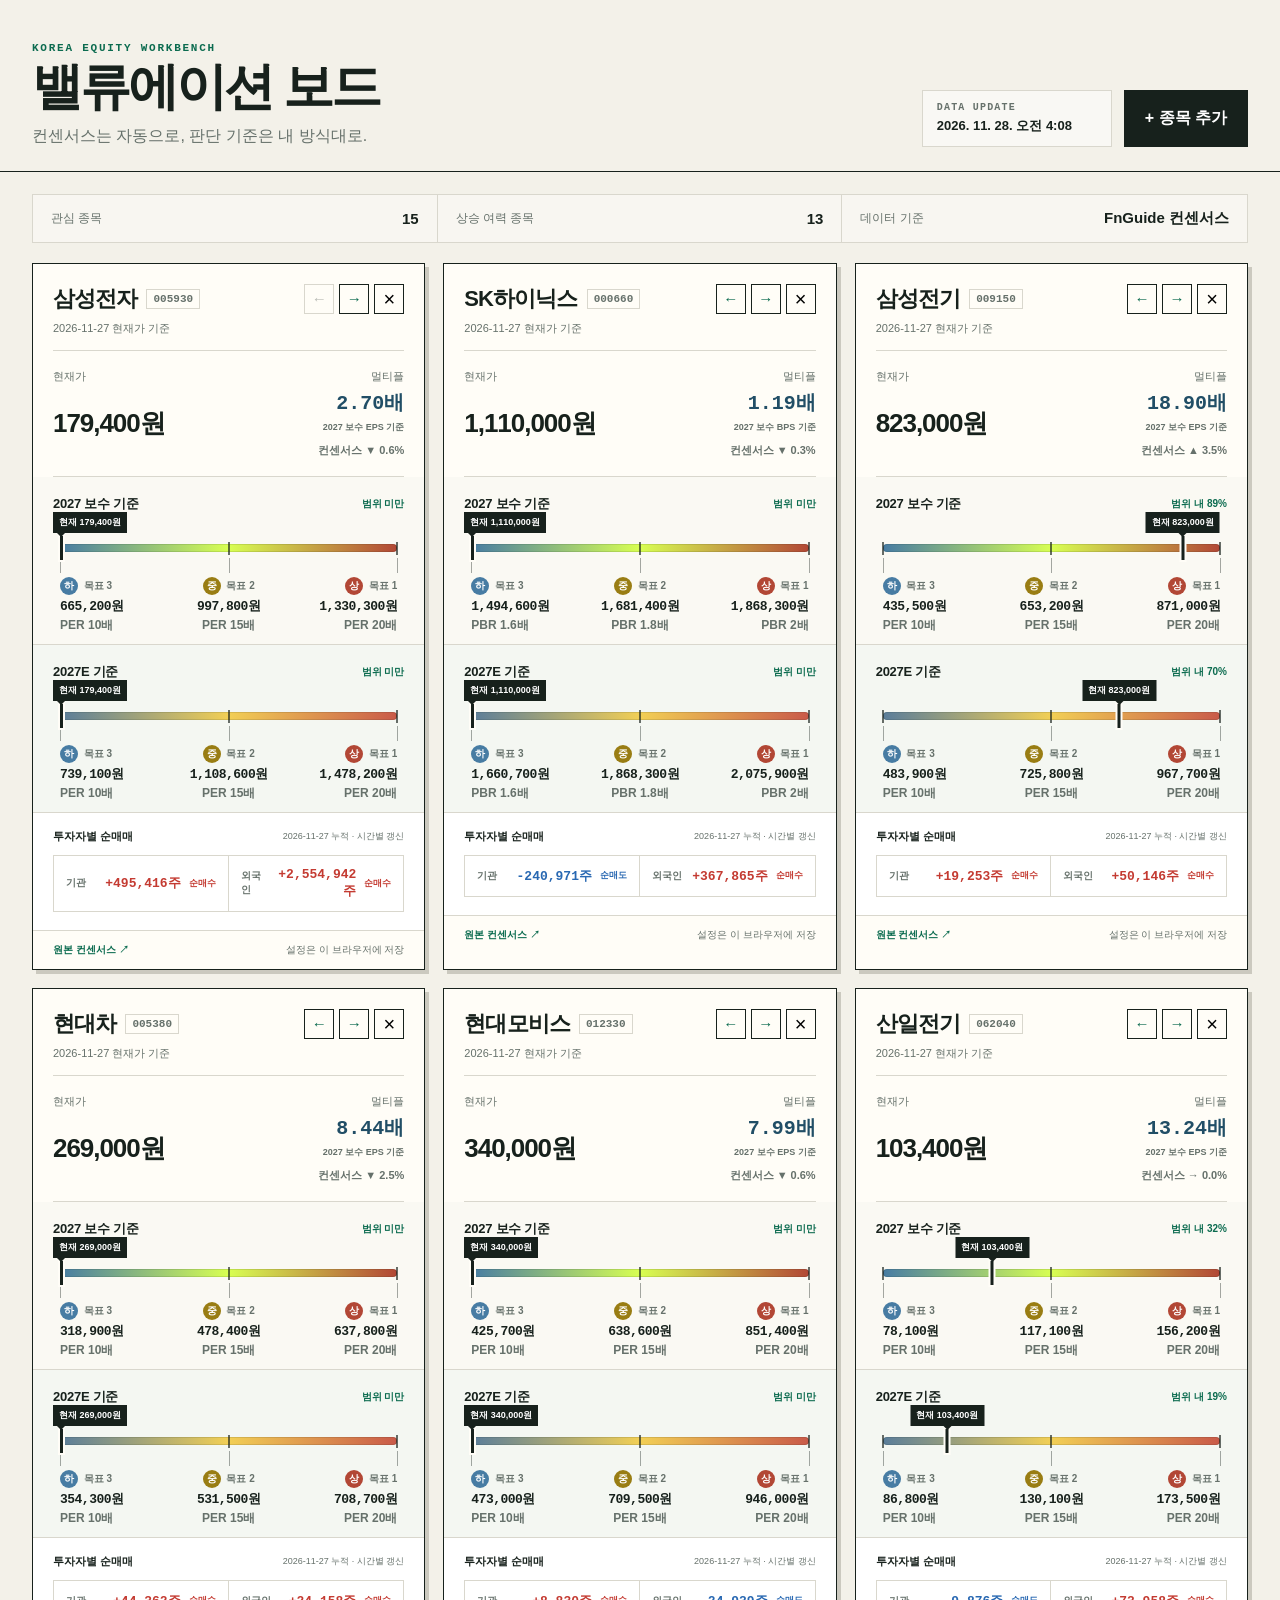
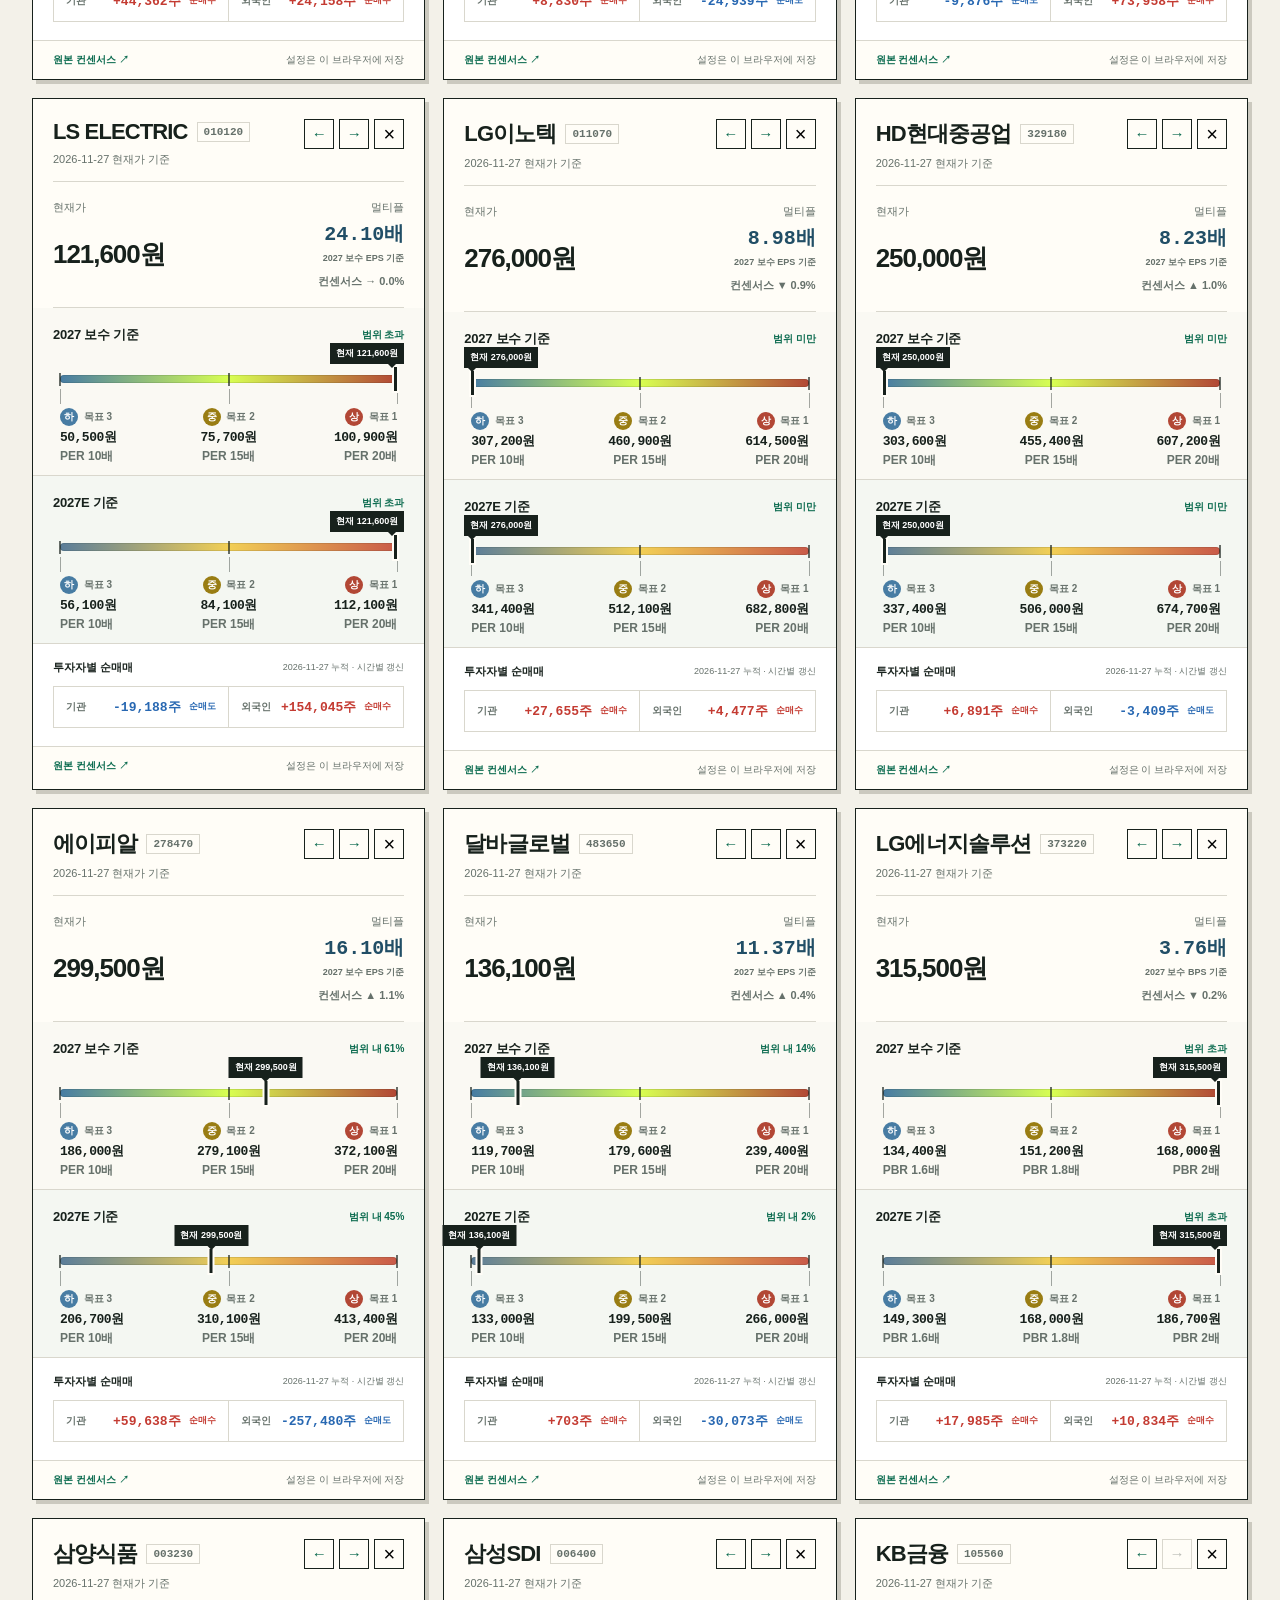
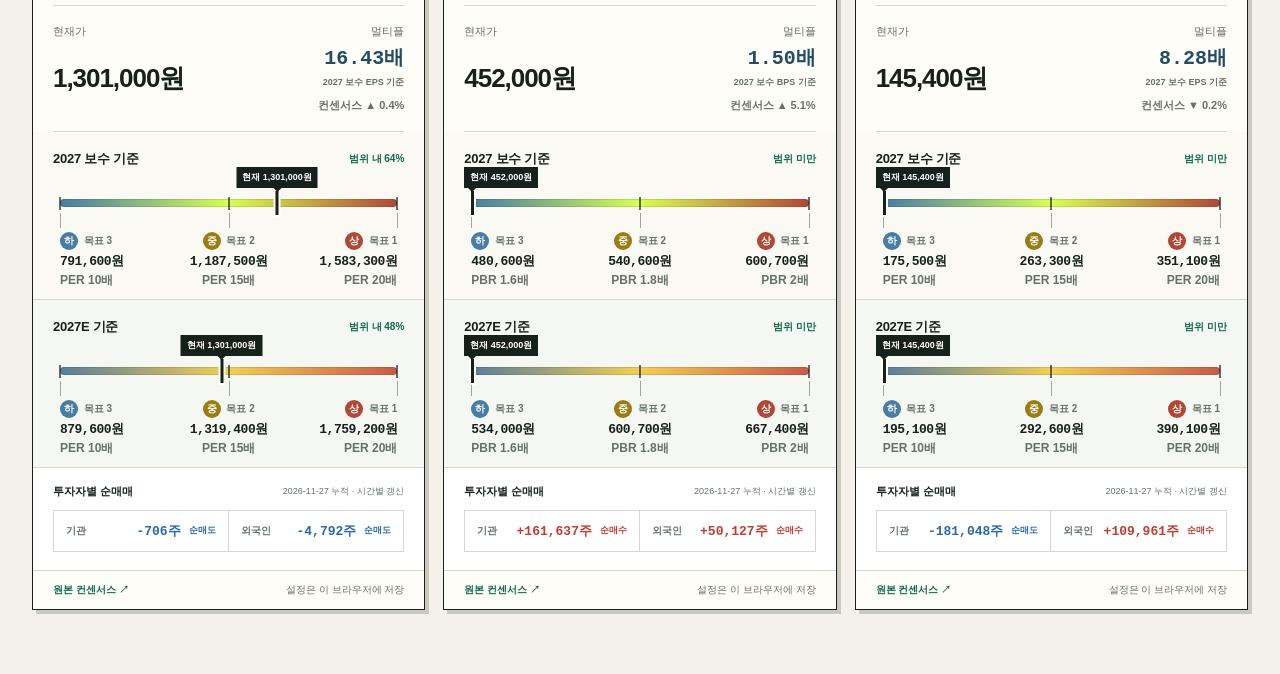
<file: index.html>
<!doctype html>
<html lang="ko">
<head>
  <meta charset="utf-8">
  <meta name="viewport" content="width=device-width, initial-scale=1">
  <meta name="description" content="한국 주식의 PER·PBR 목표가를 한 화면에서 비교하는 밸류에이션 보드">
  <title>한국 주식 밸류에이션 보드</title>
  <link rel="stylesheet" href="styles.css">
</head>
<body>
  <header class="topbar">
    <div>
      <p class="eyebrow">KOREA EQUITY WORKBENCH</p>
      <h1>밸류에이션 보드</h1>
      <p class="subtitle">컨센서스는 자동으로, 판단 기준은 내 방식대로.</p>
    </div>
    <div class="header-actions">
      <div class="update-box"><span>DATA UPDATE</span><strong id="updatedAt">—</strong></div>
      <button class="primary-button" id="addStockButton">+ 종목 추가</button>
    </div>
  </header>

  <main>
    <section class="summary" aria-label="요약">
      <div><span>관심 종목</span><strong id="stockCount">0</strong></div>
      <div><span>상승 여력 종목</span><strong id="upsideCount">0</strong></div>
      <div><span>데이터 기준</span><strong>FnGuide 컨센서스</strong></div>
    </section>
    <div id="notice" class="notice" hidden></div>
    <section id="board" class="board" aria-live="polite"></section>
    <div id="emptyState" class="empty-state" hidden>
      <strong>표시할 종목이 없습니다.</strong>
      <span>종목 추가 버튼에서 6자리 코드를 입력하세요.</span>
    </div>
  </main>

  <dialog id="addDialog">
    <form method="dialog" id="addForm">
      <div class="dialog-heading"><div><p class="eyebrow">WATCHLIST</p><h2>종목 추가</h2></div><button type="button" class="icon-button dialog-close" aria-label="닫기">×</button></div>
      <label>수집 중인 종목 검색 <input id="stockSearch" type="search" placeholder="종목명 또는 종목코드"></label>
      <div id="availableStocks" class="available-stocks" aria-label="현재 수집 중인 종목"></div>
      <p id="availableStocksEmpty" class="list-empty" hidden>검색 결과가 없습니다.</p>
      <div class="dialog-divider"><span>또는 종목코드 직접 입력</span></div>
      <label>종목코드 <input id="stockCode" inputmode="numeric" pattern="[0-9]{6}" maxlength="6" placeholder="예: 000660" required></label>
      <p class="help">수집이 완료된 종목은 즉시 추가됩니다. 새로운 코드는 공용 종목 목록에 등록한 뒤 데이터 수집을 실행해야 합니다.</p>
      <div id="uncataloguedStock" class="uncatalogued" hidden>
        <strong><span id="uncataloguedCode"></span>은 아직 수집되지 않았습니다.</strong>
        <p>GitHub 종목 목록에 코드·종목명을 등록하고 자동 수집을 실행해 주세요.</p>
        <a href="https://github.com/813shlee/vb2/edit/main/config/stocks.json" target="_blank" rel="noreferrer">종목 목록 편집하기 ↗</a>
      </div>
      <div class="dialog-actions"><button type="button" class="secondary-button dialog-close">취소</button><button value="default" class="primary-button">추가</button></div>
    </form>
  </dialog>

  <dialog id="detailDialog" class="detail-dialog">
    <button type="button" class="icon-button detail-close" aria-label="상세 창 닫기">×</button>
    <div id="detailContent"></div>
  </dialog>

  <template id="cardTemplate">
    <article class="stock-card">
      <header class="card-header">
        <div><div class="stock-name-row"><h2 class="stock-name"></h2><span class="stock-code"></span></div><p class="quote-date"></p></div>
        <div class="card-actions">
          <button class="icon-button move-button move-back" type="button" aria-label="한 칸 앞으로 이동">←</button>
          <button class="icon-button move-button move-forward" type="button" aria-label="한 칸 뒤로 이동">→</button>
          <button class="icon-button remove-button" type="button" aria-label="종목 삭제">×</button>
        </div>
      </header>
      <div class="price-row"><div><span>현재가</span><strong class="current-price"></strong></div><div class="current-multiple"><span>멀티플</span><strong></strong><small class="multiple-basis"></small><small class="consensus-change"></small></div></div>
      <div class="controls">
        <label>평가 방식<select class="metric-select"><option>PER</option><option>PBR</option></select></label>
        <label>2027 반영률<div class="input-suffix"><input class="discount-input" type="number" min="0" max="150" step="1"><span>%</span></div></label>
      </div>
      <div class="multiples" aria-label="목표 배수"></div>
      <div class="table-scroll"><table><thead><tr><th>기준</th><th class="basis-heading">EPS</th><th>목표 1</th><th>목표 2</th><th>목표 3</th></tr></thead><tbody></tbody></table></div>
      <div class="valuation-ranges">
        <section class="valuation-range" data-range="conservative" aria-label="2027 보수 목표가 범위" hidden>
          <div class="range-heading"><strong>2027 보수 기준</strong><span class="range-status"></span></div>
          <div class="range-chart">
            <div class="range-track"></div>
            <div class="range-target-ticks" aria-hidden="true"></div>
            <div class="current-marker"><span class="current-marker-label"></span><i></i></div>
          </div>
          <div class="range-targets" aria-label="2027 보수 상중하 목표가"></div>
        </section>
        <section class="valuation-range estimate-range" data-range="estimate" aria-label="2027E 목표가 범위" hidden>
          <div class="range-heading"><strong>2027E 기준</strong><span class="range-status"></span></div>
          <div class="range-chart">
            <div class="range-track"></div>
            <div class="range-target-ticks" aria-hidden="true"></div>
            <div class="current-marker"><span class="current-marker-label"></span><i></i></div>
          </div>
          <div class="range-targets" aria-label="2027E 상중하 목표가"></div>
        </section>
      </div>
      <section class="investor-flow" aria-label="기관·외국인 순매매 수량" hidden>
        <div class="investor-heading"><strong>투자자별 순매매</strong><span class="investor-date"></span></div>
        <div class="investor-grid">
          <div><span>기관</span><strong class="institution-flow"></strong><small class="institution-state"></small></div>
          <div><span>외국인</span><strong class="foreign-flow"></strong><small class="foreign-state"></small></div>
        </div>
      </section>
      <footer><a class="source-link" target="_blank" rel="noreferrer">원본 컨센서스 ↗</a><span class="storage-note">설정은 이 브라우저에 저장</span></footer>
    </article>
  </template>
  <script src="app.js" defer></script>
</body>
</html>
</file>
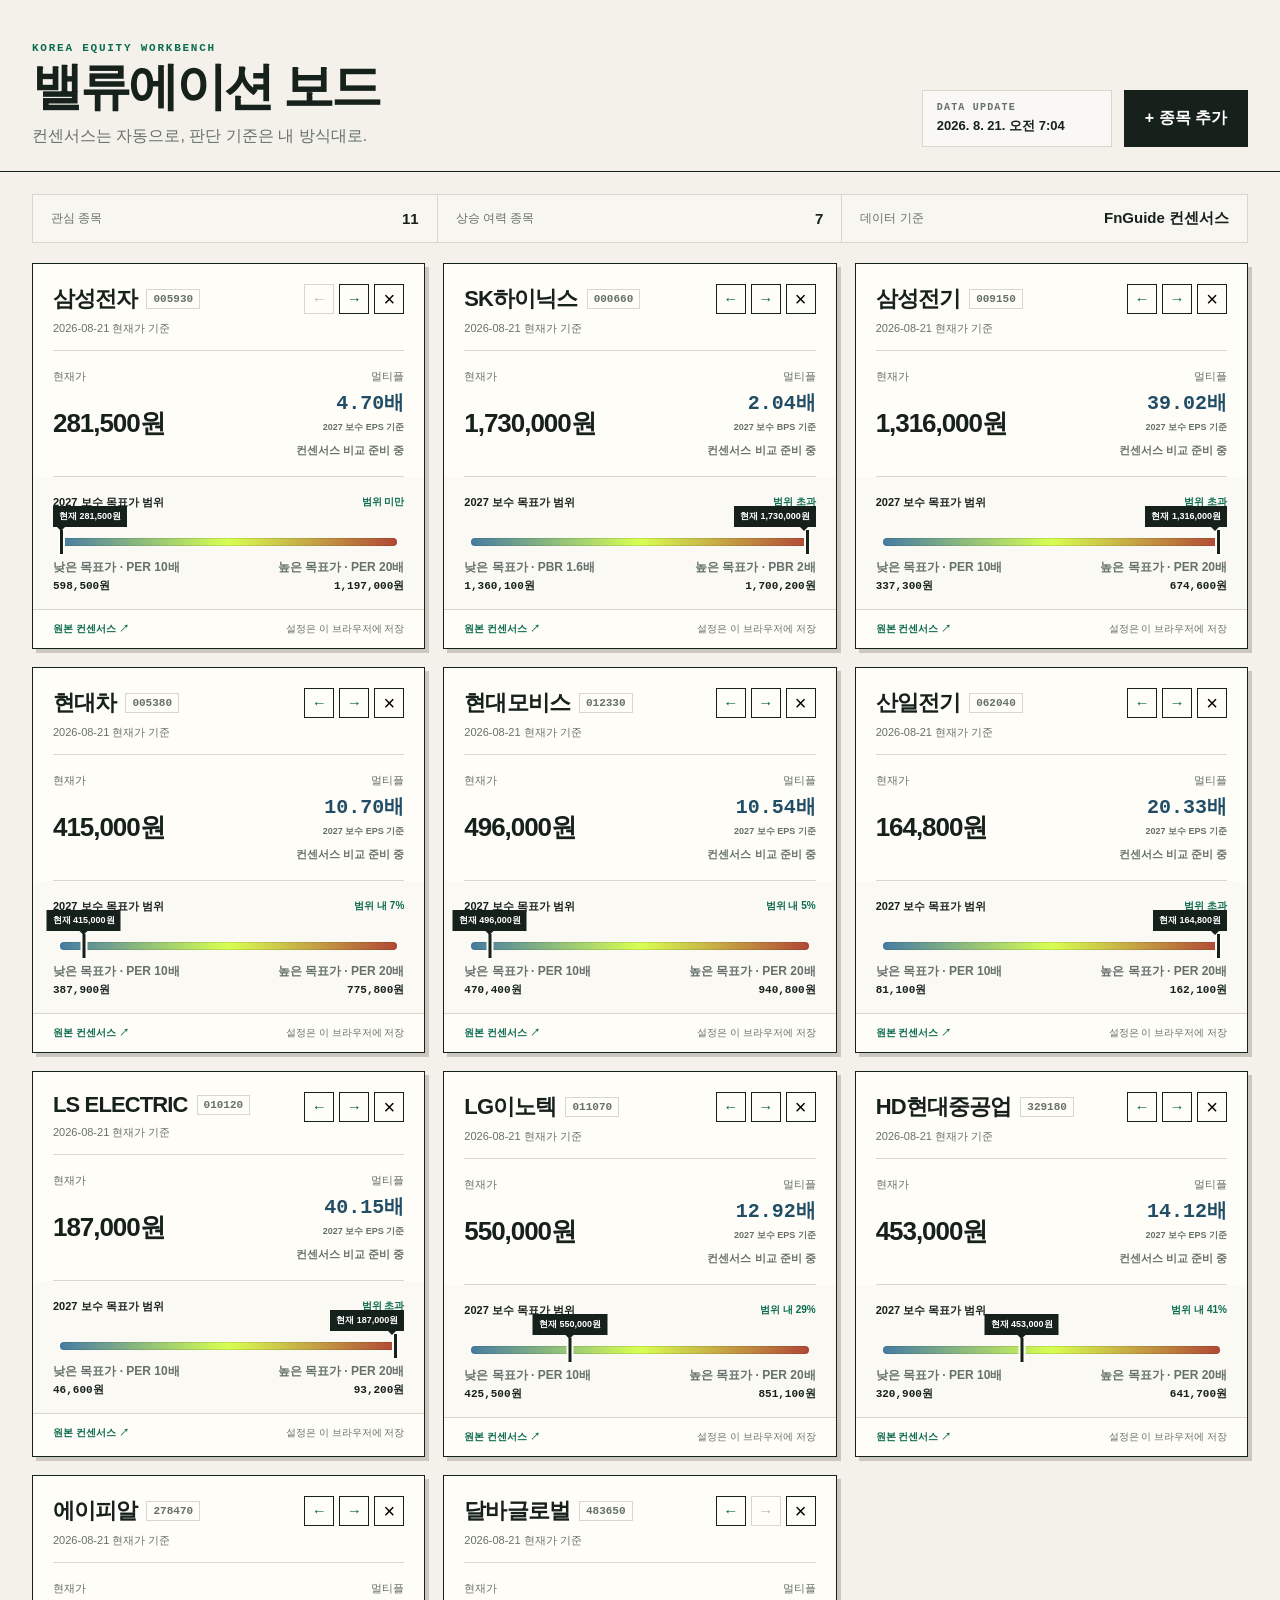
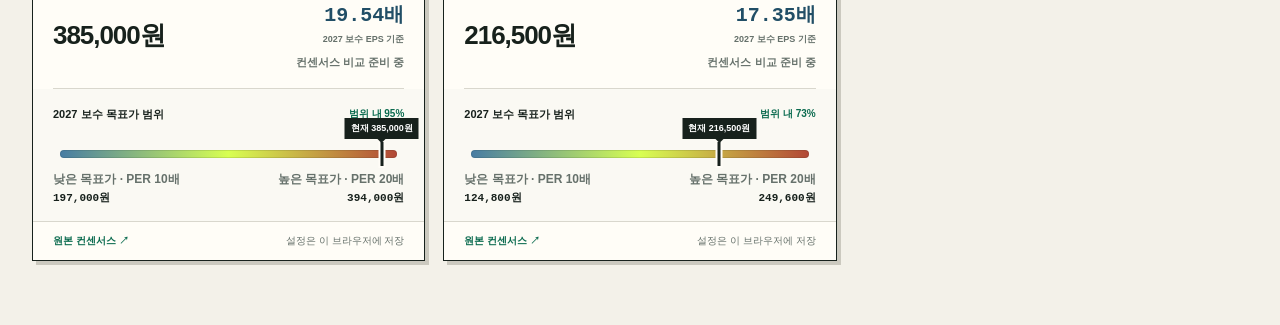
<file: valuation-board-single.html>
<!doctype html>
<html lang="ko">
<head>
  <meta charset="utf-8">
  <meta name="viewport" content="width=device-width, initial-scale=1">
  <meta name="description" content="한국 주식의 PER·PBR 목표가를 한 화면에서 비교하는 밸류에이션 보드">
  <title>한국 주식 밸류에이션 보드</title>
  <style>
:root { --ink:#17211c; --muted:#66716b; --paper:#f3f1e9; --card:#fffdf7; --line:#d9d7cd; --green:#0b6b4f; --red:#b24735; --accent:#d8ff52; --blue:#214e66; }
* { box-sizing:border-box; }
body { margin:0; background:var(--paper); color:var(--ink); font-family:Pretendard,"Noto Sans KR","Apple SD Gothic Neo",Arial,sans-serif; }
button,input,select { font:inherit; }
.topbar { max-width:1560px; margin:auto; padding:42px 32px 24px; display:flex; align-items:flex-end; justify-content:space-between; gap:24px; border-bottom:1px solid var(--ink); }
.eyebrow { margin:0 0 8px; font:700 11px/1.2 ui-monospace,monospace; letter-spacing:.16em; color:var(--green); }
h1 { margin:0; font-size:clamp(34px,4vw,64px); letter-spacing:-.06em; line-height:.95; }
.subtitle { margin:14px 0 0; color:var(--muted); }
.header-actions { display:flex; gap:12px; align-items:stretch; }
.update-box { min-width:190px; border:1px solid var(--line); padding:11px 14px; background:rgba(255,255,255,.5); display:grid; gap:4px; }
.update-box span { font:700 10px ui-monospace,monospace; letter-spacing:.12em; color:var(--muted); }
.update-box strong { font-size:13px; }
.primary-button,.secondary-button,.icon-button { border:1px solid var(--ink); cursor:pointer; }
.primary-button { background:var(--ink); color:white; padding:0 20px; font-weight:750; }
.primary-button:hover { background:var(--green); }
.secondary-button { background:transparent; padding:12px 20px; }
main { max-width:1560px; margin:auto; padding:22px 32px 64px; }
.summary { display:grid; grid-template-columns:repeat(3,1fr); border:1px solid var(--line); margin-bottom:20px; background:rgba(255,255,255,.35); }
.summary div { padding:14px 18px; display:flex; align-items:center; justify-content:space-between; border-right:1px solid var(--line); }
.summary div:last-child { border:0; }
.summary span { color:var(--muted); font-size:12px; }
.summary strong { font-size:15px; }
.notice { padding:12px 16px; margin-bottom:20px; background:#fff1bd; border-left:4px solid #c79314; font-size:13px; }
.board { display:grid; grid-template-columns:repeat(3,minmax(0,1fr)); gap:18px; }
.stock-card { background:var(--card); border:1px solid var(--ink); box-shadow:4px 4px 0 #cbc9bf; min-width:0; }
.stock-card.stale-card { border-color:#b88715; box-shadow:4px 4px 0 #e4c978; }
.card-header { display:flex; justify-content:space-between; padding:20px 20px 14px; }
.card-actions { display:flex; gap:5px; }
.stock-name-row { display:flex; align-items:center; gap:9px; }
.stock-name { margin:0; font-size:22px; letter-spacing:-.04em; }
.dashboard-card .stock-name { cursor:pointer; text-decoration:underline; text-decoration-color:transparent; text-underline-offset:5px; transition:text-decoration-color .15s,color .15s; }
.dashboard-card .stock-name:hover,.dashboard-card .stock-name:focus-visible { color:var(--green); text-decoration-color:var(--green); outline:none; }
.stock-code { font:700 11px ui-monospace,monospace; padding:3px 6px; color:var(--muted); border:1px solid var(--line); }
.quote-date { margin:7px 0 0; color:var(--muted); font-size:11px; }
.stale-card .quote-date { color:#9a6810; font-weight:750; }
.icon-button { width:30px; height:30px; background:transparent; font-size:20px; line-height:1; }
.move-button { color:var(--green); font-size:15px; font-weight:800; }
.move-button:hover:not(:disabled) { background:#f0f7d3; }
.move-button:disabled { color:#bbbdb7; border-color:var(--line); cursor:default; }
.price-row { margin:0 20px; padding:18px 0; border-top:1px solid var(--line); border-bottom:1px solid var(--line); display:flex; justify-content:space-between; }
.price-row div { display:grid; gap:5px; }
.price-row div:last-child { text-align:right; }
.price-row span { font-size:11px; color:var(--muted); }
.current-price { font-size:26px; letter-spacing:-.04em; }
.current-multiple strong { font:700 20px ui-monospace,monospace; color:var(--blue); }
.current-multiple small { display:block; color:var(--muted); font-size:9px; font-weight:650; }
.current-multiple .consensus-change { margin-top:4px; font-size:10px; font-weight:800; }
.change-up { color:var(--green); }
.change-down { color:var(--red); }
.change-flat { color:var(--muted); }
.controls { padding:16px 20px 10px; display:grid; grid-template-columns:1fr 1fr; gap:10px; }
label { display:grid; gap:6px; font-size:11px; font-weight:700; color:var(--muted); }
select,input { width:100%; height:36px; border:1px solid var(--line); background:white; color:var(--ink); padding:0 9px; border-radius:0; }
.input-suffix { display:flex; align-items:center; position:relative; }
.input-suffix span { position:absolute; right:10px; font-size:11px; color:var(--muted); }
.input-suffix input { padding-right:30px; }
.multiples { display:grid; grid-template-columns:repeat(3,1fr); gap:7px; padding:0 20px 16px; }
.table-scroll { overflow-x:auto; border-top:1px solid var(--ink); }
table { width:100%; border-collapse:collapse; font-size:12px; }
th { padding:9px 8px; color:var(--muted); font-size:10px; text-align:right; border-bottom:1px solid var(--line); }
th:first-child,td:first-child { text-align:left; padding-left:20px; }
td { padding:11px 8px; text-align:right; border-bottom:1px solid var(--line); white-space:nowrap; }
td small { display:block; margin-top:3px; color:var(--muted); font-size:9px; }
.basis-change { font-weight:800; }
tr.conservative { background:#f0f7d3; }
.potential-text { font-weight:800; }
.potential-text.up { color:var(--green); }
.potential-text.down { color:var(--red); }
.valuation-range { padding:18px 20px 16px; border-bottom:1px solid var(--line); background:#faf9f3; }
.valuation-range[hidden] { display:none; }
.range-heading { display:flex; align-items:center; justify-content:space-between; margin-bottom:28px; }
.range-heading strong { font-size:11px; }
.range-status { color:var(--green); font-size:10px; font-weight:800; }
.range-chart { position:relative; height:12px; margin:0 7px; }
.range-track { position:absolute; inset:0; height:8px; border-radius:99px; background:linear-gradient(90deg,#477ca3 0%,#d8ff52 50%,#b24735 100%); box-shadow:inset 0 0 0 1px rgba(23,33,28,.12); }
.current-marker { position:absolute; z-index:1; top:-8px; transform:translateX(-50%); display:grid; justify-items:center; }
.current-marker i { width:3px; height:24px; background:var(--ink); box-shadow:0 0 0 2px var(--card); }
.current-marker-label { position:absolute; bottom:27px; padding:4px 6px; background:var(--ink); color:white; font-size:9px; font-weight:800; white-space:nowrap; }
.current-marker-label::after { content:""; position:absolute; left:50%; top:100%; transform:translateX(-50%); border:4px solid transparent; border-top-color:var(--ink); }
.current-marker.outside-low { transform:none; }
.current-marker.outside-low .current-marker-label { left:-7px; }
.current-marker.outside-low .current-marker-label::after { left:8px; }
.current-marker.outside-high { transform:translateX(-100%); }
.current-marker.outside-high .current-marker-label { right:-7px; }
.current-marker.outside-high .current-marker-label::after { left:auto; right:4px; }
.range-labels { display:flex; justify-content:space-between; margin-top:9px; }
.range-labels span { display:grid; gap:2px; }
.range-labels span:last-child { text-align:right; }
.range-labels small { color:var(--muted); font-size:12px; font-weight:750; }
.range-labels strong { font:750 11px ui-monospace,monospace; }
.investor-flow { padding:16px 20px 18px; border-bottom:1px solid var(--line); background:white; }
.investor-flow[hidden] { display:none; }
.investor-heading { display:flex; align-items:center; justify-content:space-between; margin-bottom:11px; }
.investor-heading strong { font-size:11px; }
.investor-heading span { color:var(--muted); font-size:9px; }
.investor-grid { display:grid; grid-template-columns:1fr 1fr; border:1px solid var(--line); }
.investor-grid > div { padding:11px 12px; display:grid; grid-template-columns:auto 1fr auto; align-items:center; gap:8px; }
.investor-grid > div:first-child { border-right:1px solid var(--line); }
.investor-grid span { color:var(--muted); font-size:10px; font-weight:750; }
.investor-grid strong { text-align:right; font:800 13px ui-monospace,monospace; }
.investor-grid small { font-size:9px; font-weight:800; }
.net-buy { color:#c43b32; }
.net-sell { color:#2868b2; }
.net-flat { color:var(--muted); }
.dashboard-card .controls,.dashboard-card .multiples,.dashboard-card .table-scroll { display:none; }
.detail-dialog { width:min(1080px,calc(100% - 32px)); max-height:calc(100vh - 32px); padding:44px 18px 18px; overflow:auto; }
.detail-dialog .detail-close { position:absolute; top:10px; right:10px; z-index:2; background:var(--card); }
.detail-dialog .stock-card { box-shadow:none; }
.detail-card .card-actions { display:none; }
.detail-card .table-scroll { max-height:none; }
.stock-card footer { padding:12px 20px; display:flex; justify-content:space-between; font-size:10px; color:var(--muted); }
.source-link { color:var(--green); text-decoration:none; font-weight:700; }
.empty-state { padding:70px; border:1px dashed var(--muted); text-align:center; }
.empty-state span { display:block; margin-top:8px; color:var(--muted); }
dialog { width:min(540px,calc(100% - 32px)); max-height:min(760px,calc(100vh - 32px)); border:1px solid var(--ink); padding:24px; background:var(--card); box-shadow:8px 8px 0 rgba(0,0,0,.2); }
dialog::backdrop { background:rgba(15,22,18,.55); }
.dialog-heading { display:flex; justify-content:space-between; align-items:flex-start; margin-bottom:22px; }
.dialog-heading h2 { margin:0; font-size:28px; }
.available-stocks { margin-top:10px; max-height:280px; overflow:auto; border:1px solid var(--line); background:white; }
.available-stock { width:100%; min-height:52px; padding:9px 12px; border:0; border-bottom:1px solid var(--line); background:white; color:var(--ink); display:flex; align-items:center; justify-content:space-between; text-align:left; cursor:pointer; }
.available-stock:last-child { border-bottom:0; }
.available-stock:hover:not(:disabled),.available-stock:focus-visible:not(:disabled) { background:#f0f7d3; outline:2px solid var(--green); outline-offset:-2px; }
.available-stock span { display:grid; gap:3px; }
.available-stock strong { font-size:13px; }
.available-stock small { color:var(--muted); font:700 10px ui-monospace,monospace; }
.available-stock em { min-width:48px; color:var(--green); font-size:11px; font-style:normal; font-weight:800; text-align:right; }
.available-stock:disabled { background:#f2f1ec; color:var(--muted); cursor:default; }
.available-stock:disabled em { color:var(--muted); }
.list-empty { margin:10px 0 0; padding:18px; border:1px dashed var(--line); color:var(--muted); font-size:12px; text-align:center; }
.dialog-divider { display:flex; align-items:center; gap:10px; margin:20px 0 14px; color:var(--muted); font-size:10px; font-weight:800; }
.dialog-divider::before,.dialog-divider::after { content:""; height:1px; flex:1; background:var(--line); }
.help { color:var(--muted); font-size:12px; line-height:1.5; }
.uncatalogued { margin-top:14px; padding:13px 14px; border:1px solid #c79314; background:#fff6cf; color:var(--ink); }
.uncatalogued strong { font-size:13px; }
.uncatalogued p { margin:6px 0 9px; color:var(--muted); font-size:11px; line-height:1.5; }
.uncatalogued a { color:var(--green); font-size:12px; font-weight:800; text-decoration:none; }
.dialog-actions { display:flex; justify-content:flex-end; gap:8px; margin-top:24px; }
.dialog-actions .primary-button { padding:12px 20px; }
@media (max-width:1100px) { .board { grid-template-columns:repeat(2,minmax(0,1fr)); } }
@media (max-width:700px) {
  .topbar { padding:28px 18px 18px; align-items:stretch; flex-direction:column; }
  .header-actions { display:grid; grid-template-columns:1fr auto; }
  main { padding:16px 18px 44px; }
  .summary { grid-template-columns:1fr 1fr; }
  .summary div:nth-child(2) { border-right:0; }
  .summary div:last-child { display:none; }
  .board { grid-template-columns:1fr; }
  .stock-card { box-shadow:3px 3px 0 #cbc9bf; }
  .current-price { font-size:24px; }
  .storage-note { display:none; }
  .investor-grid { grid-template-columns:1fr; }
  .investor-grid > div:first-child { border-right:0; border-bottom:1px solid var(--line); }
  .detail-dialog { width:calc(100% - 16px); max-height:calc(100vh - 16px); padding:42px 8px 8px; }
}

</style>
</head>
<body>
  <header class="topbar">
    <div>
      <p class="eyebrow">KOREA EQUITY WORKBENCH</p>
      <h1>밸류에이션 보드</h1>
      <p class="subtitle">컨센서스는 자동으로, 판단 기준은 내 방식대로.</p>
    </div>
    <div class="header-actions">
      <div class="update-box"><span>DATA UPDATE</span><strong id="updatedAt">—</strong></div>
      <button class="primary-button" id="addStockButton">+ 종목 추가</button>
    </div>
  </header>

  <main>
    <section class="summary" aria-label="요약">
      <div><span>관심 종목</span><strong id="stockCount">0</strong></div>
      <div><span>상승 여력 종목</span><strong id="upsideCount">0</strong></div>
      <div><span>데이터 기준</span><strong>FnGuide 컨센서스</strong></div>
    </section>
    <div id="notice" class="notice" hidden></div>
    <section id="board" class="board" aria-live="polite"></section>
    <div id="emptyState" class="empty-state" hidden>
      <strong>표시할 종목이 없습니다.</strong>
      <span>종목 추가 버튼에서 6자리 코드를 입력하세요.</span>
    </div>
  </main>

  <dialog id="addDialog">
    <form method="dialog" id="addForm">
      <div class="dialog-heading"><div><p class="eyebrow">WATCHLIST</p><h2>종목 추가</h2></div><button type="button" class="icon-button dialog-close" aria-label="닫기">×</button></div>
      <label>수집 중인 종목 검색 <input id="stockSearch" type="search" placeholder="종목명 또는 종목코드"></label>
      <div id="availableStocks" class="available-stocks" aria-label="현재 수집 중인 종목"></div>
      <p id="availableStocksEmpty" class="list-empty" hidden>검색 결과가 없습니다.</p>
      <div class="dialog-divider"><span>또는 종목코드 직접 입력</span></div>
      <label>종목코드 <input id="stockCode" inputmode="numeric" pattern="[0-9]{6}" maxlength="6" placeholder="예: 000660" required></label>
      <p class="help">수집이 완료된 종목은 즉시 추가됩니다. 새로운 코드는 공용 종목 목록에 등록한 뒤 데이터 수집을 실행해야 합니다.</p>
      <div id="uncataloguedStock" class="uncatalogued" hidden>
        <strong><span id="uncataloguedCode"></span>은 아직 수집되지 않았습니다.</strong>
        <p>GitHub 종목 목록에 코드·종목명을 등록하고 자동 수집을 실행해 주세요.</p>
        <a href="https://github.com/813shlee/vb2/edit/main/config/stocks.json" target="_blank" rel="noreferrer">종목 목록 편집하기 ↗</a>
      </div>
      <div class="dialog-actions"><button type="button" class="secondary-button dialog-close">취소</button><button value="default" class="primary-button">추가</button></div>
    </form>
  </dialog>

  <dialog id="detailDialog" class="detail-dialog">
    <button type="button" class="icon-button detail-close" aria-label="상세 창 닫기">×</button>
    <div id="detailContent"></div>
  </dialog>

  <template id="cardTemplate">
    <article class="stock-card">
      <header class="card-header">
        <div><div class="stock-name-row"><h2 class="stock-name"></h2><span class="stock-code"></span></div><p class="quote-date"></p></div>
        <div class="card-actions">
          <button class="icon-button move-button move-back" type="button" aria-label="한 칸 앞으로 이동">←</button>
          <button class="icon-button move-button move-forward" type="button" aria-label="한 칸 뒤로 이동">→</button>
          <button class="icon-button remove-button" type="button" aria-label="종목 삭제">×</button>
        </div>
      </header>
      <div class="price-row"><div><span>현재가</span><strong class="current-price"></strong></div><div class="current-multiple"><span>멀티플</span><strong></strong><small class="multiple-basis"></small><small class="consensus-change"></small></div></div>
      <div class="controls">
        <label>평가 방식<select class="metric-select"><option>PER</option><option>PBR</option></select></label>
        <label>2027 반영률<div class="input-suffix"><input class="discount-input" type="number" min="0" max="150" step="1"><span>%</span></div></label>
      </div>
      <div class="multiples" aria-label="목표 배수"></div>
      <div class="table-scroll"><table><thead><tr><th>기준</th><th class="basis-heading">EPS</th><th>목표 1</th><th>목표 2</th><th>목표 3</th></tr></thead><tbody></tbody></table></div>
      <section class="valuation-range" aria-label="2027 보수 목표가 범위" hidden>
        <div class="range-heading"><strong>2027 보수 목표가 범위</strong><span class="range-status"></span></div>
        <div class="range-chart">
          <div class="current-marker"><span class="current-marker-label"></span><i></i></div>
          <div class="range-track"></div>
        </div>
        <div class="range-labels"><span><small class="range-low-caption">낮은 목표가</small><strong class="range-low"></strong></span><span><small class="range-high-caption">높은 목표가</small><strong class="range-high"></strong></span></div>
      </section>
      <section class="investor-flow" aria-label="기관·외국인 순매매 수량" hidden>
        <div class="investor-heading"><strong>투자자별 순매매</strong><span class="investor-date"></span></div>
        <div class="investor-grid">
          <div><span>기관</span><strong class="institution-flow"></strong><small class="institution-state"></small></div>
          <div><span>외국인</span><strong class="foreign-flow"></strong><small class="foreign-state"></small></div>
        </div>
      </section>
      <footer><a class="source-link" target="_blank" rel="noreferrer">원본 컨센서스 ↗</a><span class="storage-note">설정은 이 브라우저에 저장</span></footer>
    </article>
  </template>
  <script>window.__STOCK_DATA__ = {"schemaVersion":1,"generatedAt":"2026-08-21T07:04:29Z","stocks":[
{"code":"005930","name":"삼성전자","price":281500,"quotedAt":"2026-08-21","defaultMetric":"PER","annual":{"2026":{"eps":47816,"bps":109361},"2027":{"eps":66500,"bps":169249},"2028":{"eps":67197,"bps":231051}},"source":{"price":"https://finance.naver.com/item/coinfo.naver?code=005930","consensus":"https://navercomp.wisereport.co.kr/v2/company/c1050001.aspx?cmp_cd=005930"}},
{"code":"000660","name":"SK하이닉스","price":1730000,"quotedAt":"2026-08-21","defaultMetric":"PBR","annual":{"2026":{"eps":349566,"bps":518236},"2027":{"eps":436187,"bps":944539},"2028":{"eps":450129,"bps":1370732}},"source":{"price":"https://finance.naver.com/item/coinfo.naver?code=000660","consensus":"https://navercomp.wisereport.co.kr/v2/company/c1050001.aspx?cmp_cd=000660"}},
{"code":"012330","name":"현대모비스","price":496000,"quotedAt":"2026-08-21","defaultMetric":"PER","annual":{"2026":{"eps":45680,"bps":607307},"2027":{"eps":52266,"bps":652410},"2028":{"eps":55951,"bps":703290}},"source":{"price":"https://finance.naver.com/item/coinfo.naver?code=012330","consensus":"https://navercomp.wisereport.co.kr/v2/company/c1050001.aspx?cmp_cd=012330"}},
{"code":"005380","name":"현대차","price":415000,"quotedAt":"2026-08-21","defaultMetric":"PER","annual":{"2026":{"eps":38028,"bps":471042},"2027":{"eps":43100,"bps":504176},"2028":{"eps":46563,"bps":540787}},"source":{"price":"https://finance.naver.com/item/coinfo.naver?code=005380","consensus":"https://navercomp.wisereport.co.kr/v2/company/c1050001.aspx?cmp_cd=005380"}},
{"code":"009150","name":"삼성전기","price":1316000,"quotedAt":"2026-08-21","defaultMetric":"PER","annual":{"2026":{"eps":19742,"bps":146105},"2027":{"eps":37475,"bps":184980},"2028":{"eps":59010,"bps":237671}},"source":{"price":"https://finance.naver.com/item/coinfo.naver?code=009150","consensus":"https://navercomp.wisereport.co.kr/v2/company/c1050001.aspx?cmp_cd=009150"}},
{"code":"011070","name":"LG이노텍","price":550000,"quotedAt":"2026-08-21","defaultMetric":"PER","annual":{"2026":{"eps":39030,"bps":284448},"2027":{"eps":47282,"bps":330761},"2028":{"eps":56756,"bps":383987}},"source":{"price":"https://finance.naver.com/item/coinfo.naver?code=011070","consensus":"https://navercomp.wisereport.co.kr/v2/company/c1050001.aspx?cmp_cd=011070"}},
{"code":"329180","name":"HD현대중공업","price":453000,"quotedAt":"2026-08-21","defaultMetric":"PER","annual":{"2026":{"eps":31067,"bps":110581},"2027":{"eps":35650,"bps":134472},"2028":{"eps":41374,"bps":161661}},"source":{"price":"https://finance.naver.com/item/coinfo.naver?code=329180","consensus":"https://navercomp.wisereport.co.kr/v2/company/c1050001.aspx?cmp_cd=329180"}},
{"code":"010120","name":"LS ELECTRIC","price":187000,"quotedAt":"2026-08-21","defaultMetric":"PER","annual":{"2026":{"eps":3591,"bps":16639},"2027":{"eps":5175,"bps":20746},"2028":{"eps":6714,"bps":26049}},"source":{"price":"https://finance.naver.com/item/coinfo.naver?code=010120","consensus":"https://navercomp.wisereport.co.kr/v2/company/c1050001.aspx?cmp_cd=010120"}},
{"code":"062040","name":"산일전기","price":164800,"quotedAt":"2026-08-21","defaultMetric":"PER","annual":{"2026":{"eps":6975,"bps":24770},"2027":{"eps":9006,"bps":32040},"2028":{"eps":11647,"bps":41405}},"source":{"price":"https://finance.naver.com/item/coinfo.naver?code=062040","consensus":"https://navercomp.wisereport.co.kr/v2/company/c1050001.aspx?cmp_cd=062040"}},
{"code":"278470","name":"에이피알","price":385000,"quotedAt":"2026-08-21","defaultMetric":"PER","annual":{"2026":{"eps":15589,"bps":22546},"2027":{"eps":21891,"bps":37808},"2028":{"eps":27408,"bps":58144}},"source":{"price":"https://finance.naver.com/item/coinfo.naver?code=278470","consensus":"https://navercomp.wisereport.co.kr/v2/company/c1050001.aspx?cmp_cd=278470"}},
{"code":"483650","name":"달바글로벌","price":216500,"quotedAt":"2026-08-21","defaultMetric":"PER","annual":{"2026":{"eps":10380,"bps":22711},"2027":{"eps":13865,"bps":32926},"2028":{"eps":17480,"bps":46716}},"source":{"price":"https://finance.naver.com/item/coinfo.naver?code=483650","consensus":"https://navercomp.wisereport.co.kr/v2/company/c1050001.aspx?cmp_cd=483650"}}
],"failures":[]}
;</script>
<script>
const STORAGE_KEY = "kr-valuation-board:v1";
const ORDER_KEY = "kr-valuation-board:order:v1";
const DEFAULT_MULTIPLES = { PER: [20, 15, 10], PBR: [2, 1.8, 1.6] };
const formatter = new Intl.NumberFormat("ko-KR", { maximumFractionDigits: 1 });

let dataset = { stocks: [], failures: [] };
let preferences = loadPreferences();
let stockOrder = loadStockOrder();

function loadPreferences() {
  try { return JSON.parse(localStorage.getItem(STORAGE_KEY)) || {}; }
  catch { return {}; }
}

function savePreferences() { localStorage.setItem(STORAGE_KEY, JSON.stringify(preferences)); }
function loadStockOrder() {
  try {
    const saved = JSON.parse(localStorage.getItem(ORDER_KEY));
    return Array.isArray(saved) ? saved : [];
  } catch { return []; }
}
function saveStockOrder() { localStorage.setItem(ORDER_KEY, JSON.stringify(stockOrder)); }
function orderedStocks() {
  const available = new Set(dataset.stocks.map((stock) => stock.code));
  stockOrder = stockOrder.filter((code) => available.has(code));
  dataset.stocks.forEach((stock) => {
    if (!stockOrder.includes(stock.code)) stockOrder.push(stock.code);
  });
  saveStockOrder();
  const byCode = new Map(dataset.stocks.map((stock) => [stock.code, stock]));
  return stockOrder.map((code) => byCode.get(code)).filter(Boolean);
}
function moveStock(code, direction) {
  const visibleCodes = orderedStocks().filter((stock) => getPreference(stock).visible).map((stock) => stock.code);
  const visibleIndex = visibleCodes.indexOf(code);
  const swapCode = visibleCodes[visibleIndex + direction];
  if (!swapCode) return;
  const from = stockOrder.indexOf(code);
  const to = stockOrder.indexOf(swapCode);
  [stockOrder[from], stockOrder[to]] = [stockOrder[to], stockOrder[from]];
  saveStockOrder();
  render();
}
function formatWon(value) { return value == null ? "—" : `${formatter.format(Math.round(value / 100) * 100)}원`; }
function formatBasis(value) { return value == null ? "—" : formatter.format(value); }
function latestYears(stock) { return Object.keys(stock.annual).sort(); }

function getPreference(stock) {
  const saved = preferences[stock.code] || {};
  const metric = saved.metric || stock.defaultMetric || "PER";
  return {
    visible: saved.visible !== false,
    metric,
    discount: Number.isFinite(saved.discount) ? saved.discount : 90,
    multiples: Array.isArray(saved.multiples) && saved.multiples.length === 3 ? saved.multiples : DEFAULT_MULTIPLES[metric],
  };
}

function setPreference(code, patch) {
  preferences[code] = { ...getPreference(dataset.stocks.find((stock) => stock.code === code)), ...preferences[code], ...patch };
  savePreferences();
}

function calculateRows(stock, pref) {
  const key = pref.metric === "PBR" ? "bps" : "eps";
  const years = latestYears(stock);
  const rows = years.map((year) => ({ year, label: `${year}E`, basis: stock.annual[year]?.[key], conservative: false }));
  if (stock.annual["2027"]?.[key] != null) {
    rows.splice(rows.findIndex((row) => row.label === "2027E"), 0, {
      year: "2027", label: "2027 보수", basis: stock.annual["2027"][key] * pref.discount / 100, conservative: true,
    });
  }
  return rows;
}

function consensusChange(stock, pref, year = "2027") {
  const key = pref.metric === "PBR" ? "bps" : "eps";
  const current = stock.annual?.[year]?.[key];
  const previous = stock.previousAnnual?.[year]?.[key];
  if (!Number.isFinite(current) || !Number.isFinite(previous) || previous === 0) return null;
  return (current / previous - 1) * 100;
}

function consensusChangeMarkup(change, prefix = "컨센서스") {
  if (change == null) return `<span class="change-flat">${prefix} 비교 준비 중</span>`;
  const direction = change > 0.05 ? "▲" : change < -0.05 ? "▼" : "→";
  const className = change > 0.05 ? "change-up" : change < -0.05 ? "change-down" : "change-flat";
  return `<span class="${className}">${prefix} ${direction} ${Math.abs(change).toFixed(1)}%</span>`;
}

function renderInvestorFlow(card, stock) {
  const flow = stock.investorTrading;
  const section = card.querySelector(".investor-flow");
  if (!flow || !Number.isFinite(flow.institution) || !Number.isFinite(flow.foreign)) return;
  section.querySelector(".investor-date").textContent = `${flow.date || "기준일 미상"} 누적 · 시간별 갱신`;
  [
    ["institution", flow.institution],
    ["foreign", flow.foreign],
  ].forEach(([key, value]) => {
    const valueElement = section.querySelector(`.${key}-flow`);
    const stateElement = section.querySelector(`.${key}-state`);
    const state = value > 0 ? "순매수" : value < 0 ? "순매도" : "보합";
    const className = value > 0 ? "net-buy" : value < 0 ? "net-sell" : "net-flat";
    valueElement.textContent = `${value > 0 ? "+" : ""}${formatter.format(value)}주`;
    valueElement.classList.add(className);
    stateElement.textContent = state;
    stateElement.classList.add(className);
  });
  section.hidden = false;
}

function renderValuationRange(card, stock, pref, conservativeBasis) {
  const section = card.querySelector(".valuation-range");
  if (!conservativeBasis || !stock.price) return;
  const firstTarget = conservativeBasis * pref.multiples[0];
  const thirdTarget = conservativeBasis * pref.multiples[2];
  const targets = [
    { value: firstTarget, multiple: pref.multiples[0] },
    { value: thirdTarget, multiple: pref.multiples[2] },
  ].sort((a, b) => a.value - b.value);
  const low = targets[0].value;
  const high = targets[1].value;
  if (!Number.isFinite(low) || !Number.isFinite(high) || high <= 0) return;

  const rawPosition = high === low ? 50 : (stock.price - low) / (high - low) * 100;
  const position = Math.min(100, Math.max(0, rawPosition));
  const marker = section.querySelector(".current-marker");
  marker.style.left = `${position}%`;
  marker.classList.toggle("outside-low", rawPosition < 0);
  marker.classList.toggle("outside-high", rawPosition > 100);
  section.querySelector(".current-marker-label").textContent = `현재 ${formatWon(stock.price)}`;
  section.querySelector(".range-low").textContent = formatWon(low);
  section.querySelector(".range-high").textContent = formatWon(high);
  section.querySelector(".range-low-caption").textContent = `낮은 목표가 · ${pref.metric} ${formatter.format(targets[0].multiple)}배`;
  section.querySelector(".range-high-caption").textContent = `높은 목표가 · ${pref.metric} ${formatter.format(targets[1].multiple)}배`;
  const status = rawPosition < 0 ? "범위 미만" : rawPosition > 100 ? "범위 초과" : `범위 내 ${position.toFixed(0)}%`;
  section.querySelector(".range-status").textContent = status;
  const track = section.querySelector(".range-chart");
  track.setAttribute("role", "meter");
  track.setAttribute("aria-valuemin", String(Math.round(low)));
  track.setAttribute("aria-valuemax", String(Math.round(high)));
  track.setAttribute("aria-valuenow", String(Math.round(stock.price)));
  section.hidden = false;
}

function renderCard(stock, index = 0, total = 1, detail = false) {
  const pref = getPreference(stock);
  const card = document.getElementById("cardTemplate").content.firstElementChild.cloneNode(true);
  card.classList.add(detail ? "detail-card" : "dashboard-card");
  card.dataset.code = stock.code;
  card.querySelector(".stock-name").textContent = stock.name;
  card.querySelector(".stock-code").textContent = stock.code;
  const isStale = stock.collectionStatus?.state === "stale";
  if (isStale) card.classList.add("stale-card");
  card.querySelector(".quote-date").textContent = `${stock.quotedAt || "기준일 미상"} 현재가 기준${isStale ? " · 이전 데이터 유지" : ""}`;
  card.querySelector(".current-price").textContent = formatWon(stock.price);
  card.querySelector(".metric-select").value = pref.metric;
  card.querySelector(".discount-input").value = pref.discount;
  card.querySelector(".basis-heading").textContent = pref.metric === "PBR" ? "BPS" : "EPS";
  card.querySelector(".source-link").href = stock.source.consensus;

  const multiples = card.querySelector(".multiples");
  pref.multiples.forEach((multiple, index) => {
    const label = document.createElement("label");
    label.innerHTML = `<span>목표 ${pref.metric} ${index + 1}</span><div class="input-suffix"><input type="number" min="0" step="0.1" value="${multiple}" aria-label="목표 배수 ${index + 1}"><span>배</span></div>`;
    label.querySelector("input").addEventListener("change", (event) => {
      const next = [...getPreference(stock).multiples];
      next[index] = Math.max(0, Number(event.target.value) || 0);
      setPreference(stock.code, { multiples: next }); render();
      if (detail) openStockDetail(stock.code);
    });
    multiples.append(label);
  });

  const rows = calculateRows(stock, pref);
  const primaryBasis = rows.find((row) => row.conservative)?.basis || rows.at(-1)?.basis;
  card.querySelector(".current-multiple strong").textContent = primaryBasis ? `${(stock.price / primaryBasis).toFixed(2)}배` : "—";
  card.querySelector(".multiple-basis").textContent = primaryBasis ? `2027 보수 ${pref.metric === "PBR" ? "BPS" : "EPS"} 기준` : "기준값 없음";
  card.querySelector(".consensus-change").innerHTML = consensusChangeMarkup(consensusChange(stock, pref));
  const tbody = card.querySelector("tbody");
  rows.forEach((row) => {
    const tr = document.createElement("tr");
    if (row.conservative) tr.className = "conservative";
    const targets = pref.multiples.map((multiple) => {
      const target = row.basis == null ? null : row.basis * multiple;
      const upside = target == null || !stock.price ? null : (target / stock.price - 1) * 100;
      return `<td><strong>${formatWon(target)}</strong><small>${multiple}배 · <span class="potential-text ${upside >= 0 ? "up" : "down"}">${upside == null ? "—" : `${upside >= 0 ? "+" : ""}${upside.toFixed(1)}%`}</span></small></td>`;
    }).join("");
    const change = consensusChange(stock, pref, row.year);
    tr.innerHTML = `<td><strong>${row.label}</strong>${row.conservative ? `<small>${pref.discount}% 반영</small>` : ""}</td><td>${formatBasis(row.basis)}<small class="basis-change">${consensusChangeMarkup(change, "직전 대비")}</small></td>${targets}`;
    tbody.append(tr);
  });
  renderValuationRange(card, stock, pref, rows.find((row) => row.conservative)?.basis);
  renderInvestorFlow(card, stock);

  card.querySelector(".metric-select").addEventListener("change", (event) => {
    setPreference(stock.code, { metric: event.target.value, multiples: DEFAULT_MULTIPLES[event.target.value] }); render();
    if (detail) openStockDetail(stock.code);
  });
  card.querySelector(".discount-input").addEventListener("change", (event) => {
    setPreference(stock.code, { discount: Math.min(150, Math.max(0, Number(event.target.value) || 0)) }); render();
    if (detail) openStockDetail(stock.code);
  });
  if (!detail) {
    card.querySelector(".remove-button").addEventListener("click", () => { setPreference(stock.code, { visible: false }); render(); });
    const moveBack = card.querySelector(".move-back");
    const moveForward = card.querySelector(".move-forward");
    moveBack.disabled = index === 0;
    moveForward.disabled = index === total - 1;
    moveBack.addEventListener("click", () => moveStock(stock.code, -1));
    moveForward.addEventListener("click", () => moveStock(stock.code, 1));
    const name = card.querySelector(".stock-name");
    name.setAttribute("role", "button");
    name.setAttribute("tabindex", "0");
    name.setAttribute("title", "상세 설정 열기");
    name.addEventListener("click", () => openStockDetail(stock.code));
    name.addEventListener("keydown", (event) => {
      if (event.key === "Enter" || event.key === " ") {
        event.preventDefault();
        openStockDetail(stock.code);
      }
    });
  }
  return card;
}

const detailDialog = document.getElementById("detailDialog");
function openStockDetail(code) {
  const stock = dataset.stocks.find((item) => item.code === code);
  if (!stock) return;
  document.getElementById("detailContent").replaceChildren(renderCard(stock, 0, 1, true));
  if (!detailDialog.open) detailDialog.showModal();
}
document.querySelector(".detail-close").addEventListener("click", () => detailDialog.close());

function render() {
  const board = document.getElementById("board");
  board.replaceChildren();
  const visible = orderedStocks().filter((stock) => getPreference(stock).visible);
  visible.forEach((stock, index) => board.append(renderCard(stock, index, visible.length)));
  document.getElementById("stockCount").textContent = visible.length;
  document.getElementById("emptyState").hidden = visible.length !== 0;
  const positive = visible.filter((stock) => {
    const pref = getPreference(stock), row = calculateRows(stock, pref).find((item) => item.conservative);
    return row?.basis && row.basis * pref.multiples[0] > stock.price;
  }).length;
  document.getElementById("upsideCount").textContent = positive;
}

async function init() {
  try {
    if (window.__STOCK_DATA__) {
      dataset = window.__STOCK_DATA__;
    } else {
      const response = await fetch("data/stocks.json", { cache: "no-store" });
      if (!response.ok) throw new Error(`HTTP ${response.status}`);
      dataset = await response.json();
    }
    document.getElementById("updatedAt").textContent = new Date(dataset.generatedAt).toLocaleString("ko-KR", { dateStyle: "medium", timeStyle: "short" });
    if (dataset.failures?.length) {
      const notice = document.getElementById("notice");
      const preserved = dataset.failures.filter((failure) => failure.preserved).length;
      const excluded = dataset.failures.length - preserved;
      const messages = [];
      if (preserved) messages.push(`${preserved}개 종목은 최신 수집에 실패해 이전 데이터를 표시합니다.`);
      if (excluded) messages.push(`${excluded}개 종목은 이전 데이터가 없어 제외되었습니다.`);
      notice.hidden = false; notice.textContent = messages.join(" ");
    }
    render();
  } catch (error) {
    const notice = document.getElementById("notice"); notice.hidden = false;
    notice.textContent = "데이터를 불러오지 못했습니다. 로컬에서는 파일을 직접 열지 말고 간이 웹 서버로 실행해 주세요.";
  }
}

const dialog = document.getElementById("addDialog");
const stockSearch = document.getElementById("stockSearch");

function addVisibleStock(code) {
  setPreference(code, { visible: true });
  render();
  dialog.close();
}

function renderAvailableStocks(query = "") {
  const list = document.getElementById("availableStocks");
  const normalized = query.trim().toLocaleLowerCase("ko-KR");
  const matches = dataset.stocks
    .filter((stock) => !normalized || stock.name.toLocaleLowerCase("ko-KR").includes(normalized) || stock.code.includes(normalized))
    .sort((a, b) => a.name.localeCompare(b.name, "ko-KR"));

  list.replaceChildren();
  matches.forEach((stock) => {
    const visible = getPreference(stock).visible;
    const button = document.createElement("button");
    button.type = "button";
    button.className = "available-stock";
    button.disabled = visible;
    button.innerHTML = `<span><strong></strong><small></small></span><em></em>`;
    button.querySelector("strong").textContent = stock.name;
    button.querySelector("small").textContent = stock.code;
    button.querySelector("em").textContent = visible ? "표시 중" : "추가";
    button.addEventListener("click", () => addVisibleStock(stock.code));
    list.append(button);
  });
  document.getElementById("availableStocksEmpty").hidden = matches.length !== 0;
}

document.getElementById("addStockButton").addEventListener("click", () => {
  document.getElementById("stockCode").value = "";
  stockSearch.value = "";
  document.getElementById("uncataloguedStock").hidden = true;
  renderAvailableStocks();
  dialog.showModal();
  stockSearch.focus();
});
stockSearch.addEventListener("input", (event) => renderAvailableStocks(event.target.value));
document.querySelectorAll(".dialog-close").forEach((button) => button.addEventListener("click", () => dialog.close()));
document.getElementById("addForm").addEventListener("submit", (event) => {
  const code = document.getElementById("stockCode").value.trim();
  const stock = dataset.stocks.find((item) => item.code === code);
  if (!stock) {
    event.preventDefault();
    document.getElementById("uncataloguedCode").textContent = code;
    document.getElementById("uncataloguedStock").hidden = false;
    return;
  }
  document.getElementById("uncataloguedStock").hidden = true;
  addVisibleStock(code);
});

init();

</script>
</body>
</html>
</file>
<file: styles.css>
:root { --ink:#17211c; --muted:#66716b; --paper:#f3f1e9; --card:#fffdf7; --line:#d9d7cd; --green:#0b6b4f; --red:#b24735; --accent:#d8ff52; --blue:#214e66; }
* { box-sizing:border-box; }
body { margin:0; background:var(--paper); color:var(--ink); font-family:Pretendard,"Noto Sans KR","Apple SD Gothic Neo",Arial,sans-serif; }
button,input,select { font:inherit; }
.topbar { max-width:1560px; margin:auto; padding:42px 32px 24px; display:flex; align-items:flex-end; justify-content:space-between; gap:24px; border-bottom:1px solid var(--ink); }
.eyebrow { margin:0 0 8px; font:700 11px/1.2 ui-monospace,monospace; letter-spacing:.16em; color:var(--green); }
h1 { margin:0; font-size:clamp(34px,4vw,64px); letter-spacing:-.06em; line-height:.95; }
.subtitle { margin:14px 0 0; color:var(--muted); }
.header-actions { display:flex; gap:12px; align-items:stretch; }
.update-box { min-width:190px; border:1px solid var(--line); padding:11px 14px; background:rgba(255,255,255,.5); display:grid; gap:4px; }
.update-box span { font:700 10px ui-monospace,monospace; letter-spacing:.12em; color:var(--muted); }
.update-box strong { font-size:13px; }
.primary-button,.secondary-button,.icon-button { border:1px solid var(--ink); cursor:pointer; }
.primary-button { background:var(--ink); color:white; padding:0 20px; font-weight:750; }
.primary-button:hover { background:var(--green); }
.secondary-button { background:transparent; padding:12px 20px; }
main { max-width:1560px; margin:auto; padding:22px 32px 64px; }
.summary { display:grid; grid-template-columns:repeat(3,1fr); border:1px solid var(--line); margin-bottom:20px; background:rgba(255,255,255,.35); }
.summary div { padding:14px 18px; display:flex; align-items:center; justify-content:space-between; border-right:1px solid var(--line); }
.summary div:last-child { border:0; }
.summary span { color:var(--muted); font-size:12px; }
.summary strong { font-size:15px; }
.notice { padding:12px 16px; margin-bottom:20px; background:#fff1bd; border-left:4px solid #c79314; font-size:13px; }
.board { display:grid; grid-template-columns:repeat(3,minmax(0,1fr)); gap:18px; }
.stock-card { background:var(--card); border:1px solid var(--ink); box-shadow:4px 4px 0 #cbc9bf; min-width:0; }
.stock-card.stale-card { border-color:#b88715; box-shadow:4px 4px 0 #e4c978; }
.card-header { display:flex; justify-content:space-between; padding:20px 20px 14px; }
.card-actions { display:flex; gap:5px; }
.stock-name-row { display:flex; align-items:center; gap:9px; }
.stock-name { margin:0; font-size:22px; letter-spacing:-.04em; }
.dashboard-card .stock-name { cursor:pointer; text-decoration:underline; text-decoration-color:transparent; text-underline-offset:5px; transition:text-decoration-color .15s,color .15s; }
.dashboard-card .stock-name:hover,.dashboard-card .stock-name:focus-visible { color:var(--green); text-decoration-color:var(--green); outline:none; }
.stock-code { font:700 11px ui-monospace,monospace; padding:3px 6px; color:var(--muted); border:1px solid var(--line); }
.quote-date { margin:7px 0 0; color:var(--muted); font-size:11px; }
.stale-card .quote-date { color:#9a6810; font-weight:750; }
.icon-button { width:30px; height:30px; background:transparent; font-size:20px; line-height:1; }
.move-button { color:var(--green); font-size:15px; font-weight:800; }
.move-button:hover:not(:disabled) { background:#f0f7d3; }
.move-button:disabled { color:#bbbdb7; border-color:var(--line); cursor:default; }
.price-row { margin:0 20px; padding:18px 0; border-top:1px solid var(--line); border-bottom:1px solid var(--line); display:flex; justify-content:space-between; }
.price-row div { display:grid; gap:5px; }
.price-row div:last-child { text-align:right; }
.price-row span { font-size:11px; color:var(--muted); }
.current-price { font-size:26px; letter-spacing:-.04em; }
.current-multiple strong { font:700 20px ui-monospace,monospace; color:var(--blue); }
.current-multiple small { display:block; color:var(--muted); font-size:9px; font-weight:650; }
.current-multiple .consensus-change { margin-top:4px; font-size:10px; font-weight:800; }
.change-up { color:var(--green); }
.change-down { color:var(--red); }
.change-flat { color:var(--muted); }
.controls { padding:16px 20px 10px; display:grid; grid-template-columns:1fr 1fr; gap:10px; }
label { display:grid; gap:6px; font-size:11px; font-weight:700; color:var(--muted); }
select,input { width:100%; height:36px; border:1px solid var(--line); background:white; color:var(--ink); padding:0 9px; border-radius:0; }
.input-suffix { display:flex; align-items:center; position:relative; }
.input-suffix span { position:absolute; right:10px; font-size:11px; color:var(--muted); }
.input-suffix input { padding-right:30px; }
.multiples { display:grid; grid-template-columns:repeat(3,1fr); gap:7px; padding:0 20px 16px; }
.table-scroll { overflow-x:auto; border-top:1px solid var(--ink); }
table { width:100%; border-collapse:collapse; font-size:12px; }
th { padding:9px 8px; color:var(--muted); font-size:10px; text-align:right; border-bottom:1px solid var(--line); }
th:first-child,td:first-child { text-align:left; padding-left:20px; }
td { padding:11px 8px; text-align:right; border-bottom:1px solid var(--line); white-space:nowrap; }
td small { display:block; margin-top:3px; color:var(--muted); font-size:9px; }
.basis-change { font-weight:800; }
tr.conservative { background:#f0f7d3; }
.potential-text { font-weight:800; }
.potential-text.up { color:var(--green); }
.potential-text.down { color:var(--red); }
.valuation-ranges { border-bottom:1px solid var(--line); background:#faf9f3; }
.valuation-range { padding:18px 20px 16px; }
.valuation-range + .valuation-range { border-top:1px solid var(--line); background:#f4f7f2; }
.valuation-range[hidden] { display:none; }
.range-heading { display:flex; align-items:center; justify-content:space-between; margin-bottom:31px; }
.range-heading strong { font-size:13px; letter-spacing:-.02em; }
.range-status { color:var(--green); font-size:10px; font-weight:800; }
.range-chart { position:relative; height:12px; margin:0 7px; }
.range-track { position:absolute; inset:0; height:8px; border-radius:99px; background:linear-gradient(90deg,#477ca3 0%,#d8ff52 50%,#b24735 100%); box-shadow:inset 0 0 0 1px rgba(23,33,28,.12); }
.estimate-range .range-track { background:linear-gradient(90deg,#5a7d9a 0%,#f2cf55 50%,#c95a49 100%); }
.range-target-ticks { position:absolute; inset:0; height:8px; }
.range-target-ticks i { position:absolute; top:-2px; width:2px; height:13px; transform:translateX(-50%); background:rgba(23,33,28,.65); }
.current-marker { position:absolute; z-index:1; top:-8px; transform:translateX(-50%); display:grid; justify-items:center; }
.current-marker i { width:3px; height:24px; background:var(--ink); box-shadow:0 0 0 2px var(--card); }
.current-marker-label { position:absolute; bottom:27px; padding:4px 6px; background:var(--ink); color:white; font-size:9px; font-weight:800; white-space:nowrap; }
.current-marker-label::after { content:""; position:absolute; left:50%; top:100%; transform:translateX(-50%); border:4px solid transparent; border-top-color:var(--ink); }
.current-marker.outside-low { transform:none; }
.current-marker.outside-low .current-marker-label { left:-7px; }
.current-marker.outside-low .current-marker-label::after { left:8px; }
.current-marker.outside-high { transform:translateX(-100%); }
.current-marker.outside-high .current-marker-label { right:-7px; }
.current-marker.outside-high .current-marker-label::after { left:auto; right:4px; }
.range-targets { position:relative; height:61px; margin:11px 7px 0; }
.range-targets.has-staggered-target { height:108px; }
.range-target { position:absolute; top:10px; width:112px; min-width:0; display:grid; gap:2px; transform:translateX(-50%); text-align:center; }
.range-target::before { content:""; position:absolute; left:50%; bottom:calc(100% + 4px); width:1px; height:15px; background:rgba(23,33,28,.38); }
.range-target-staggered { top:57px; }
.range-target-staggered::before { height:62px; }
.range-target-edge-low { transform:none; text-align:left; }
.range-target-edge-low::before { left:0; }
.range-target-edge-high { transform:translateX(-100%); text-align:right; }
.range-target-edge-high::before { left:100%; }
.range-target span { color:var(--muted); font-size:10px; font-weight:800; }
.range-target span b { display:inline-grid; place-items:center; min-width:18px; height:18px; margin-right:3px; border-radius:50%; background:var(--ink); color:white; font-size:10px; }
.range-target-low span b { background:#477ca3; }
.range-target-mid span b { background:#997d13; }
.range-target-high span b { background:#b24735; }
.range-target strong { overflow:hidden; text-overflow:ellipsis; font:850 13px ui-monospace,monospace; letter-spacing:-.04em; }
.range-target small { color:var(--muted); font-size:12px; font-weight:800; }
.investor-flow { padding:16px 20px 18px; border-bottom:1px solid var(--line); background:white; }
.investor-flow[hidden] { display:none; }
.investor-heading { display:flex; align-items:center; justify-content:space-between; margin-bottom:11px; }
.investor-heading strong { font-size:11px; }
.investor-heading span { color:var(--muted); font-size:9px; }
.investor-grid { display:grid; grid-template-columns:1fr 1fr; border:1px solid var(--line); }
.investor-grid > div { padding:11px 12px; display:grid; grid-template-columns:auto 1fr auto; align-items:center; gap:8px; }
.investor-grid > div:first-child { border-right:1px solid var(--line); }
.investor-grid span { color:var(--muted); font-size:10px; font-weight:750; }
.investor-grid strong { text-align:right; font:800 13px ui-monospace,monospace; }
.investor-grid small { font-size:9px; font-weight:800; }
.net-buy { color:#c43b32; }
.net-sell { color:#2868b2; }
.net-flat { color:var(--muted); }
.dashboard-card .controls,.dashboard-card .multiples,.dashboard-card .table-scroll { display:none; }
.detail-dialog { width:min(1080px,calc(100% - 32px)); max-height:calc(100vh - 32px); padding:44px 18px 18px; overflow:auto; }
.detail-dialog .detail-close { position:absolute; top:10px; right:10px; z-index:2; background:var(--card); }
.detail-dialog .stock-card { box-shadow:none; }
.detail-card .card-actions { display:none; }
.detail-card .table-scroll { max-height:none; }
.stock-card footer { padding:12px 20px; display:flex; justify-content:space-between; font-size:10px; color:var(--muted); }
.source-link { color:var(--green); text-decoration:none; font-weight:700; }
.empty-state { padding:70px; border:1px dashed var(--muted); text-align:center; }
.empty-state span { display:block; margin-top:8px; color:var(--muted); }
dialog { width:min(540px,calc(100% - 32px)); max-height:min(760px,calc(100vh - 32px)); border:1px solid var(--ink); padding:24px; background:var(--card); box-shadow:8px 8px 0 rgba(0,0,0,.2); }
dialog::backdrop { background:rgba(15,22,18,.55); }
.dialog-heading { display:flex; justify-content:space-between; align-items:flex-start; margin-bottom:22px; }
.dialog-heading h2 { margin:0; font-size:28px; }
.available-stocks { margin-top:10px; max-height:280px; overflow:auto; border:1px solid var(--line); background:white; }
.available-stock { width:100%; min-height:52px; padding:9px 12px; border:0; border-bottom:1px solid var(--line); background:white; color:var(--ink); display:flex; align-items:center; justify-content:space-between; text-align:left; cursor:pointer; }
.available-stock:last-child { border-bottom:0; }
.available-stock:hover:not(:disabled),.available-stock:focus-visible:not(:disabled) { background:#f0f7d3; outline:2px solid var(--green); outline-offset:-2px; }
.available-stock span { display:grid; gap:3px; }
.available-stock strong { font-size:13px; }
.available-stock small { color:var(--muted); font:700 10px ui-monospace,monospace; }
.available-stock em { min-width:48px; color:var(--green); font-size:11px; font-style:normal; font-weight:800; text-align:right; }
.available-stock:disabled { background:#f2f1ec; color:var(--muted); cursor:default; }
.available-stock:disabled em { color:var(--muted); }
.list-empty { margin:10px 0 0; padding:18px; border:1px dashed var(--line); color:var(--muted); font-size:12px; text-align:center; }
.dialog-divider { display:flex; align-items:center; gap:10px; margin:20px 0 14px; color:var(--muted); font-size:10px; font-weight:800; }
.dialog-divider::before,.dialog-divider::after { content:""; height:1px; flex:1; background:var(--line); }
.help { color:var(--muted); font-size:12px; line-height:1.5; }
.uncatalogued { margin-top:14px; padding:13px 14px; border:1px solid #c79314; background:#fff6cf; color:var(--ink); }
.uncatalogued strong { font-size:13px; }
.uncatalogued p { margin:6px 0 9px; color:var(--muted); font-size:11px; line-height:1.5; }
.uncatalogued a { color:var(--green); font-size:12px; font-weight:800; text-decoration:none; }
.dialog-actions { display:flex; justify-content:flex-end; gap:8px; margin-top:24px; }
.dialog-actions .primary-button { padding:12px 20px; }
@media (max-width:1100px) { .board { grid-template-columns:repeat(2,minmax(0,1fr)); } }
@media (max-width:700px) {
  .topbar { padding:28px 18px 18px; align-items:stretch; flex-direction:column; }
  .header-actions { display:grid; grid-template-columns:1fr auto; }
  main { padding:16px 18px 44px; }
  .summary { grid-template-columns:1fr 1fr; }
  .summary div:nth-child(2) { border-right:0; }
  .summary div:last-child { display:none; }
  .board { grid-template-columns:1fr; }
  .stock-card { box-shadow:3px 3px 0 #cbc9bf; }
  .current-price { font-size:24px; }
  .storage-note { display:none; }
  .investor-grid { grid-template-columns:1fr; }
  .investor-grid > div:first-child { border-right:0; border-bottom:1px solid var(--line); }
  .detail-dialog { width:calc(100% - 16px); max-height:calc(100vh - 16px); padding:42px 8px 8px; }
}
</file>
